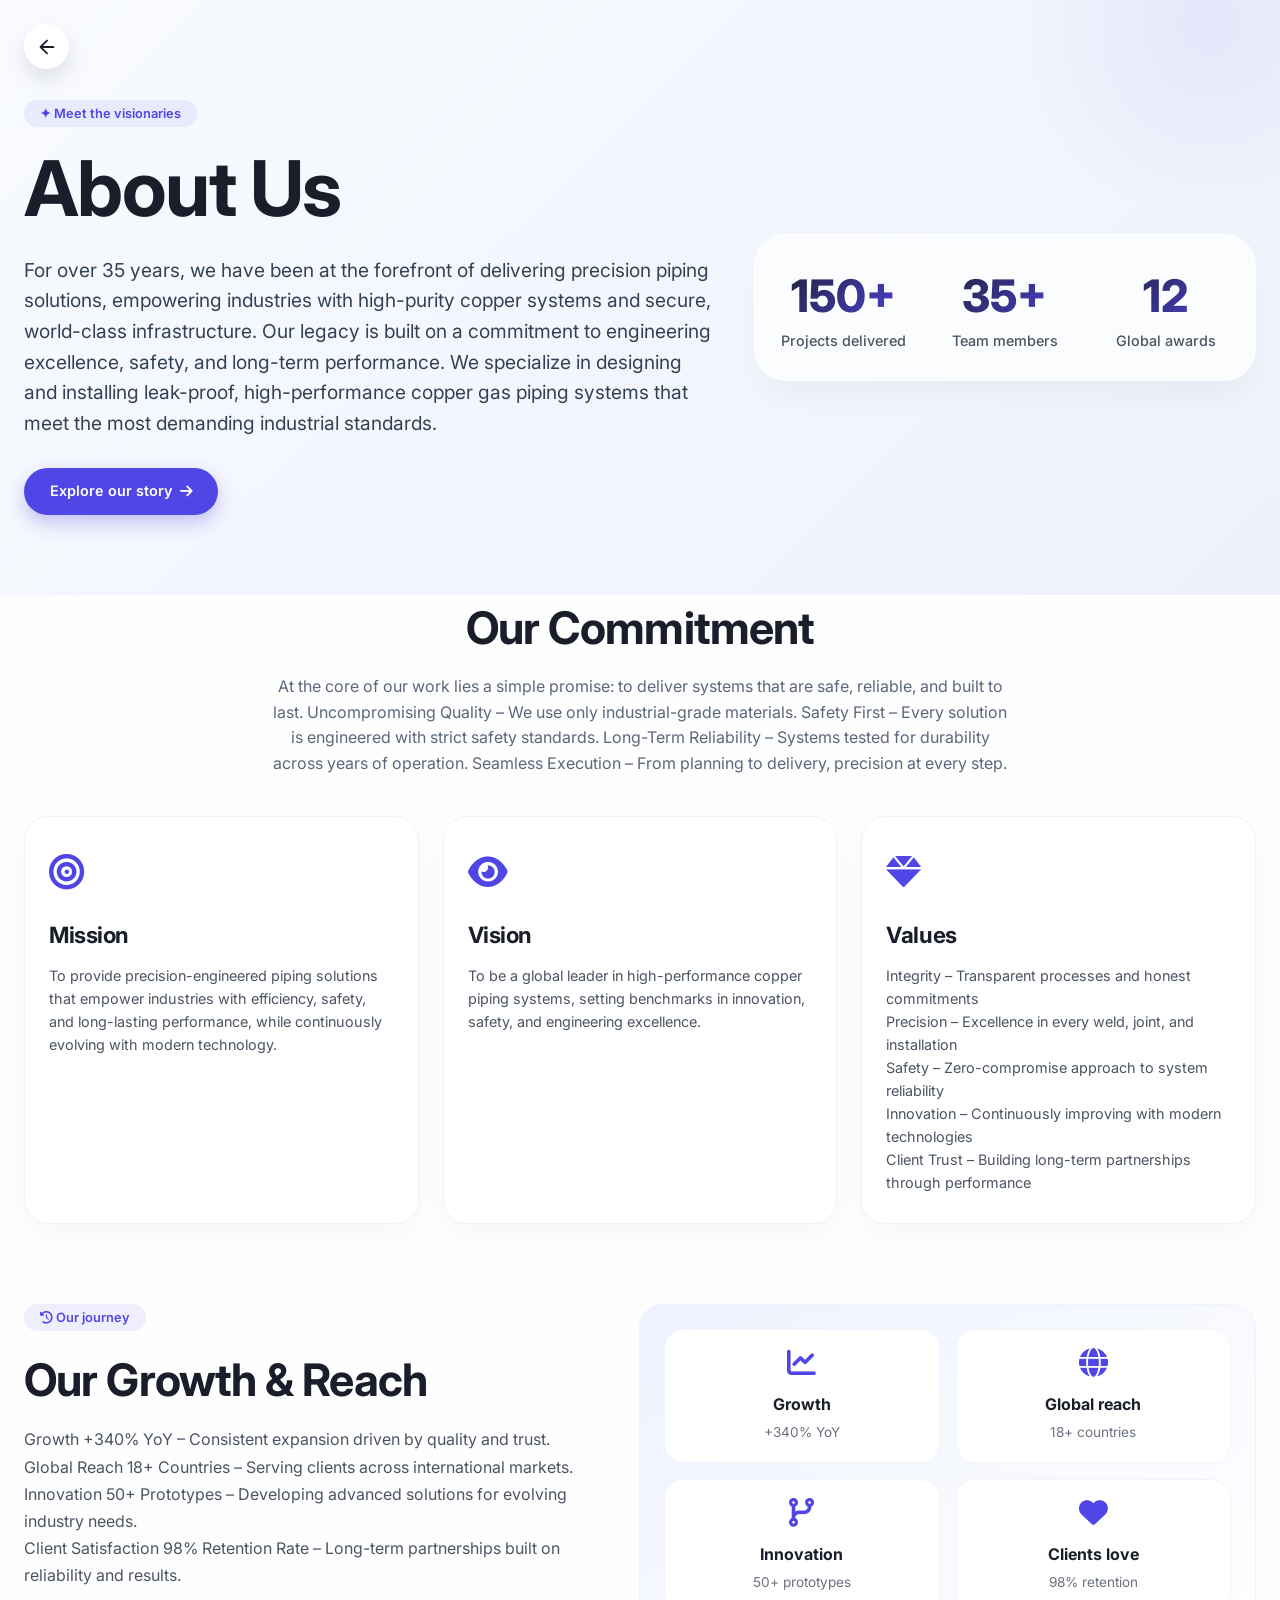
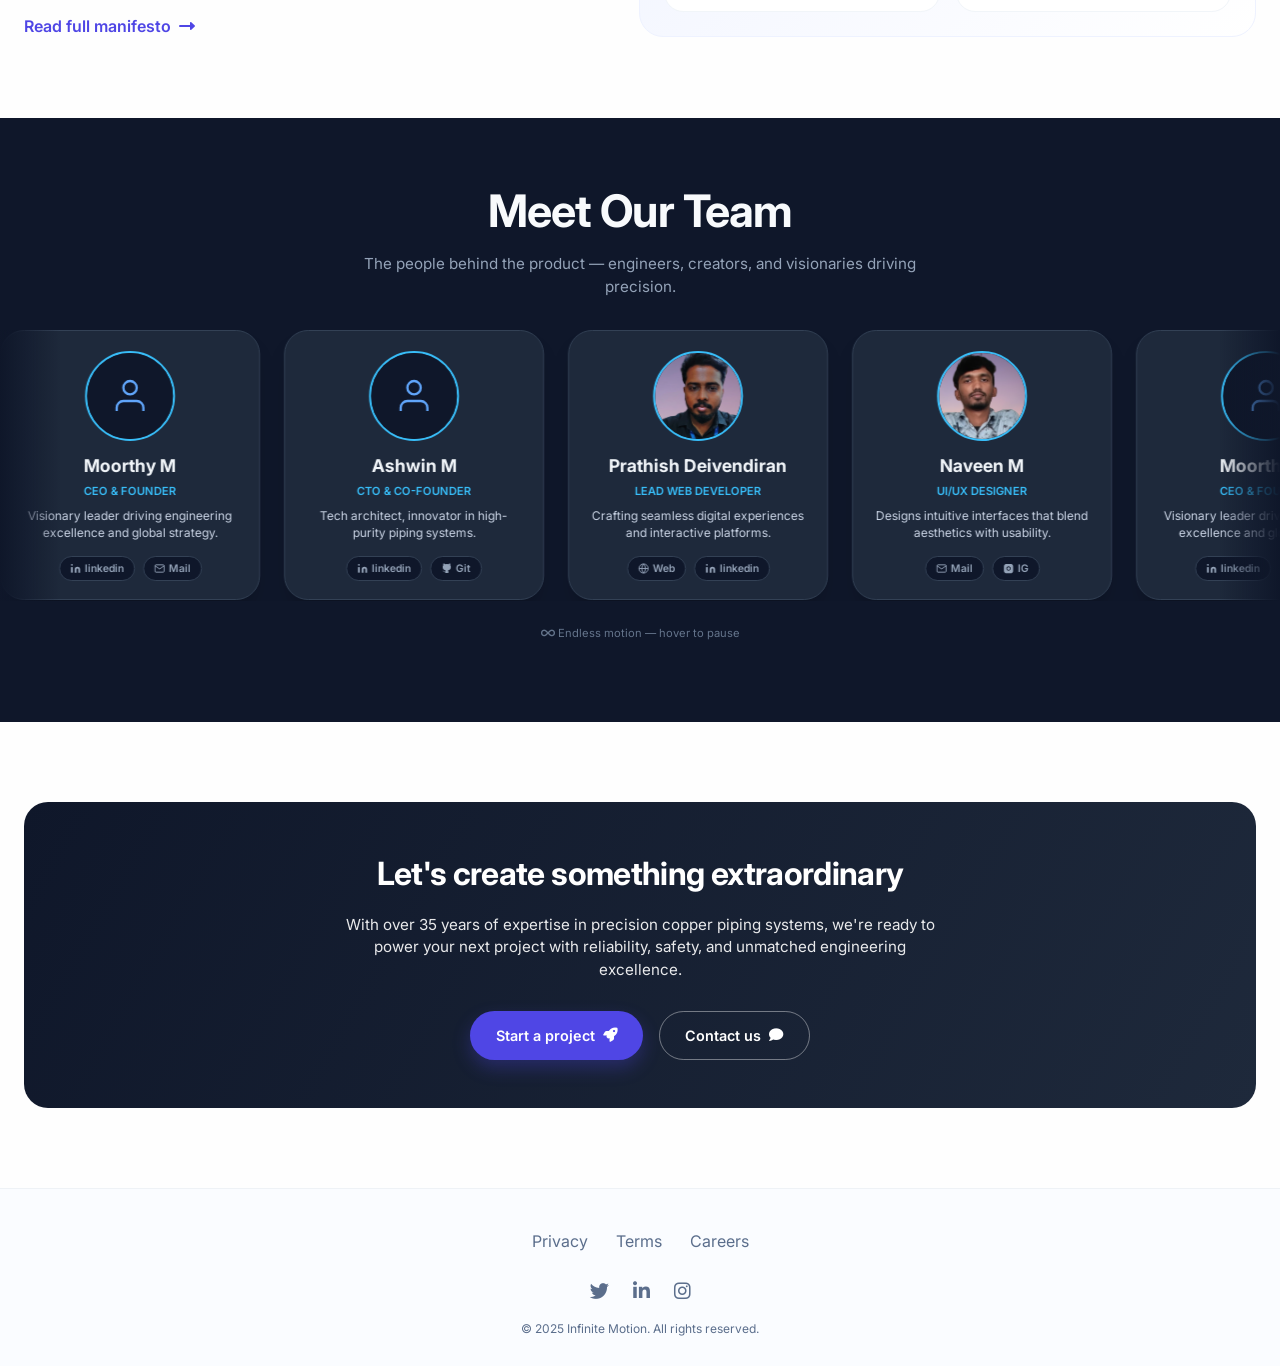
<file: about.html>
<!DOCTYPE html>
<html lang="en">
<head>
    <meta charset="UTF-8">
    <meta name="viewport" content="width=device-width, initial-scale=1.0, viewport-fit=cover, user-scalable=yes">
    <title>About Us | Infinite Motion Team</title>
    <!-- Google Fonts -->
    <link href="https://fonts.googleapis.com/css2?family=Inter:opsz,wght@14..32,300;400;500;600;700;800&family=Playfair+Display:ital,wght@0,500;0,600;1,500&display=swap" rel="stylesheet">
    <!-- Font Awesome 6 -->
    <link rel="stylesheet" href="https://cdnjs.cloudflare.com/ajax/libs/font-awesome/6.0.0-beta3/css/all.min.css">
    <style>
        * {
            margin: 0;
            padding: 0;
            box-sizing: border-box;
        }

        body {
            font-family: 'Inter', sans-serif;
            background-color: #fefefe;
            color: #1a1e2b;
            line-height: 1.5;
            overflow-x: hidden;
        }

        .container {
            max-width: 1280px;
            margin: 0 auto;
            padding: 0 24px;
        }

        section {
            padding: 80px 0;
        }

        h1, h2, h3 {
            font-weight: 700;
            letter-spacing: -0.02em;
        }

        h1 {
            font-size: clamp(2.5rem, 7vw, 4.8rem);
            line-height: 1.2;
            margin-bottom: 1.2rem;
        }

        h2 {
            font-size: clamp(1.8rem, 5vw, 2.8rem);
            margin-bottom: 0.75rem;
        }

        .section-title {
            text-align: center;
            margin-bottom: 2.5rem;
        }

        .section-title .subhead {
            font-size: 1rem;
            color: #5b677b;
            max-width: 780px;
            margin: 0 auto;
            line-height: 1.6;
            padding: 0 16px;
        }

        .badge {
            display: inline-block;
            background: rgba(99, 102, 241, 0.1);
            color: #4f46e5;
            padding: 0.25rem 1rem;
            border-radius: 40px;
            font-size: 0.8rem;
            font-weight: 600;
            margin-bottom: 1rem;
        }

        /* Hero section - FULLY RESPONSIVE FIXED */
        .hero {
            background: linear-gradient(135deg, #f8faff 0%, #edf2fa 100%);
            position: relative;
            overflow: hidden;
            padding: 100px 0 80px;
        }

        .hero::before {
            content: "";
            position: absolute;
            top: -30%;
            right: -10%;
            width: 400px;
            height: 400px;
            background: radial-gradient(circle, rgba(79, 70, 229, 0.08) 0%, rgba(79, 70, 229, 0) 70%);
            border-radius: 50%;
            pointer-events: none;
        }

        .hero-grid {
            display: flex;
            flex-wrap: wrap;
            align-items: center;
            gap: 40px;
        }

        .hero-content {
            flex: 1.2;
            min-width: 260px;
        }

        .hero-content p {
            font-size: clamp(0.95rem, 4vw, 1.2rem);
            color: #334155;
            margin-bottom: 1.8rem;
            line-height: 1.6;
        }

        .hero-stats {
            flex: 0.8;
            min-width: 240px;
            display: flex;
            flex-wrap: wrap;
            gap: 24px;
            background: rgba(255,255,255,0.7);
            backdrop-filter: blur(8px);
            border-radius: 32px;
            padding: 28px 20px;
            border: 1px solid rgba(255,255,255,0.8);
            box-shadow: 0 20px 35px -12px rgba(0,0,0,0.05);
        }

        .stat-item {
            text-align: center;
            flex: 1;
            min-width: 100px;
        }

        .stat-number {
            font-size: clamp(1.8rem, 6vw, 2.8rem);
            font-weight: 800;
            background: linear-gradient(135deg, #1e1f2c, #4f46e5);
            background-clip: text;
            -webkit-background-clip: text;
            color: transparent;
        }

        .stat-label {
            font-size: clamp(0.75rem, 3vw, 0.9rem);
            color: #4b5563;
            font-weight: 500;
        }

        /* Mission & Vision Cards */
        .cards-grid {
            display: flex;
            flex-wrap: wrap;
            gap: 24px;
            margin-top: 24px;
        }

        .mvv-card {
            flex: 1;
            min-width: 260px;
            background: #ffffff;
            border-radius: 1.5rem;
            padding: 1.8rem 1.5rem;
            box-shadow: 0 12px 30px rgba(0, 0, 0, 0.03);
            border: 1px solid #f0f2f5;
            transition: all 0.25s ease;
        }

        .mvv-card:hover {
            transform: translateY(-6px);
            box-shadow: 0 20px 35px -12px rgba(0, 0, 0, 0.08);
        }

        .card-icon {
            font-size: 2.2rem;
            color: #4f46e5;
            margin-bottom: 1.2rem;
        }

        .mvv-card h3 {
            font-size: 1.4rem;
            margin-bottom: 0.75rem;
        }

        .mvv-card p {
            color: #4b5563;
            line-height: 1.6;
            font-size: 0.9rem;
        }

        /* Story section */
        .story-wrap {
            display: flex;
            flex-wrap: wrap;
            gap: 48px;
            align-items: center;
        }

        .story-text {
            flex: 1;
            min-width: 260px;
        }

        .story-text p {
            margin-bottom: 1.5rem;
            color: #4b5563;
            line-height: 1.7;
        }

        .story-visual {
            flex: 1;
            min-width: 260px;
            background: linear-gradient(145deg, #eef2ff, #ffffff);
            border-radius: 1.5rem;
            padding: 1.5rem;
            border: 1px solid #eef2ff;
        }

        .visual-grid {
            display: grid;
            grid-template-columns: repeat(2,1fr);
            gap: 16px;
            width: 100%;
        }

        .visual-item {
            background: white;
            border-radius: 1.2rem;
            padding: 1.2rem 0.8rem;
            text-align: center;
            border: 1px solid #f1f5f9;
        }

        .visual-item i {
            font-size: 1.8rem;
            color: #4f46e5;
            margin-bottom: 8px;
        }

        .visual-item h4 {
            font-size: 1rem;
            margin: 6px 0;
        }

        .visual-item p {
            font-size: 0.85rem;
            color: #6b7280;
        }

        /* CTA section */
        .cta-section {
            background: linear-gradient(120deg, #0f172a 0%, #1e293b 100%);
            border-radius: 1.5rem;
            padding: 48px 32px;
            text-align: center;
            color: white;
        }

        .cta-section h3 {
            font-size: clamp(1.5rem, 5vw, 2rem);
            margin-bottom: 1rem;
        }

        .cta-section p {
            max-width: 600px;
            margin: 0 auto 1.8rem;
            opacity: 0.9;
            font-size: 0.95rem;
        }

        .btn {
            display: inline-flex;
            align-items: center;
            gap: 8px;
            background: white;
            color: #0f172a;
            padding: 0.8rem 1.6rem;
            border-radius: 60px;
            font-weight: 600;
            text-decoration: none;
            transition: 0.2s;
            font-size: 0.9rem;
        }

        .btn-primary {
            background: #4f46e5;
            color: white;
            box-shadow: 0 8px 18px rgba(79,70,229,0.3);
        }

        .btn-outline-light {
            background: transparent;
            border: 1px solid rgba(255,255,255,0.4);
            color: white;
        }

        footer {
            background: #fafcff;
            border-top: 1px solid #eef2f6;
            padding: 40px 0 28px;
            text-align: center;
            color: #5b6e8c;
        }

        /* Back Button */
        .back-btn {
            position: fixed;
            top: 1.5rem;
            left: 1.5rem;
            z-index: 100;
            background: white;
            color: #1a1e2b;
            width: 45px;
            height: 45px;
            border-radius: 50%;
            display: flex;
            align-items: center;
            justify-content: center;
            box-shadow: 0 10px 20px rgba(0,0,0,0.1);
            transition: all 0.3s ease;
            text-decoration: none;
        }

        .back-btn:hover {
            transform: translateX(-5px);
            background: #4f46e5;
            color: white;
        }

        /* DARK TEAM SECTION - FIXED IMAGE ISSUES FOR GITHUB HOSTING */
        .dark-team-section {
            background: #0f172a;
            padding: 60px 0 80px;
            width: 100%;
        }

        .dark-team-section .team-header-dark {
            text-align: center;
            margin-bottom: 2rem;
            padding: 0 16px;
        }

        .dark-team-section h2 {
            color: #f8fafc;
            font-size: clamp(1.8rem, 5vw, 2.8rem);
            margin-bottom: 0.5rem;
        }

        .dark-team-section .section-sub-dark {
            color: #94a3b8;
            font-size: 0.95rem;
            max-width: 600px;
            margin: 0 auto;
        }

        .ticker-outer {
            overflow: hidden;
            position: relative;
            width: 100%;
            background: #0f172a;
        }

        .ticker-outer::before,
        .ticker-outer::after {
            content: '';
            position: absolute;
            top: 0;
            bottom: 0;
            width: 60px;
            z-index: 2;
            pointer-events: none;
        }
        .ticker-outer::before {
            left: 0;
            background: linear-gradient(to right, #0f172a, transparent);
        }
        .ticker-outer::after {
            right: 0;
            background: linear-gradient(to left, #0f172a, transparent);
        }

        #darkTickerStrip {
            display: flex;
            gap: 24px;
            width: max-content;
            animation: scrollTickerDark 30s linear infinite;
            will-change: transform;
        }
        #darkTickerStrip:hover {
            animation-play-state: paused;
        }

        @keyframes scrollTickerDark {
            0%   { transform: translateX(0); }
            100% { transform: translateX(-50%); }
        }

        .ticker-outer .ticker-card {
            background: #1e293b;
            border: 1px solid #334155;
            border-radius: 24px;
            padding: 20px 16px 18px;
            width: 260px;
            flex-shrink: 0;
            text-align: center;
            transition: all 0.25s ease;
            box-shadow: 0 15px 25px -10px rgba(0, 0, 0, 0.3);
        }

        .ticker-outer .ticker-card:hover {
            border-color: #38bdf8;
            transform: translateY(-5px);
        }

        .ticker-outer .avatar {
            width: 90px;
            height: 90px;
            border-radius: 50%;
            margin: 0 auto 12px;
            overflow: hidden;
            border: 2.5px solid #38bdf8;
            background: #0f172a;
            display: flex;
            align-items: center;
            justify-content: center;
        }

        .ticker-outer .avatar img {
            width: 100%;
            height: 100%;
            object-fit: cover;
            display: block;
        }
        
        .avatar-fallback {
            width: 100%;
            height: 100%;
            display: flex;
            align-items: center;
            justify-content: center;
            background: #0f172a;
        }

        .ticker-outer .ticker-card h4 {
            font-size: 1.1rem;
            font-weight: 700;
            color: #f1f5f9;
            margin-bottom: 4px;
        }

        .ticker-outer .team-role {
            font-size: 0.7rem;
            color: #38bdf8;
            font-weight: 600;
            margin-bottom: 8px;
            text-transform: uppercase;
        }

        .ticker-outer .team-bio {
            font-size: 0.75rem;
            color: #cbd5e6;
            line-height: 1.4;
            margin-bottom: 14px;
            padding: 0 4px;
        }

        .ticker-outer .team-links {
            display: flex;
            gap: 8px;
            justify-content: center;
            flex-wrap: wrap;
        }

        .ticker-outer .team-links a {
            display: inline-flex;
            align-items: center;
            gap: 4px;
            font-size: 0.65rem;
            font-weight: 600;
            color: #94a3b8;
            text-decoration: none;
            background: #0f172a;
            border: 1px solid #334155;
            border-radius: 30px;
            padding: 4px 10px;
            transition: all 0.2s;
        }

        .ticker-outer .team-links a:hover {
            color: #38bdf8;
            border-color: #38bdf8;
        }

        .dark-team-section .ticker-hint {
            text-align: center;
            font-size: 0.7rem;
            color: #64748b;
            margin-top: 24px;
        }

        /* Mobile Responsive Fixes */
        @media (max-width: 768px) {
            .container {
                padding: 0 20px;
            }
            section {
                padding: 60px 0;
            }
            .hero {
                padding: 80px 0 60px;
            }
            .hero-grid {
                flex-direction: column;
                gap: 32px;
            }
            .hero-content {
                text-align: center;
            }
            .hero-content p {
                max-width: 100%;
                margin-left: auto;
                margin-right: auto;
            }
            .hero-stats {
                width: 100%;
                justify-content: center;
                gap: 20px;
                padding: 24px 16px;
            }
            .stat-item {
                min-width: 90px;
            }
            .cards-grid {
                flex-direction: column;
            }
            .story-wrap {
                flex-direction: column;
                gap: 32px;
            }
            .story-text {
                text-align: center;
            }
            .visual-grid {
                gap: 12px;
            }
            .visual-item {
                padding: 1rem 0.5rem;
            }
            .cta-section {
                padding: 36px 24px;
            }
            .btn {
                padding: 0.7rem 1.4rem;
                font-size: 0.85rem;
            }
            .back-btn {
                top: 1rem;
                left: 1rem;
                width: 40px;
                height: 40px;
            }
            .ticker-outer::before,
            .ticker-outer::after {
                width: 40px;
            }
            .ticker-outer .ticker-card {
                width: 240px;
                padding: 16px 12px;
            }
            .ticker-outer .avatar {
                width: 75px;
                height: 75px;
            }
        }

        @media (max-width: 480px) {
            .hero-stats {
                flex-direction: column;
                gap: 16px;
                align-items: center;
            }
            .stat-item {
                width: 100%;
            }
            .visual-grid {
                grid-template-columns: 1fr;
                gap: 12px;
            }
            .ticker-outer .ticker-card {
                width: 220px;
            }
        }

        @media (min-width: 769px) and (max-width: 1024px) {
            .hero-grid {
                gap: 32px;
            }
            .hero-stats {
                padding: 24px 20px;
            }
        }
    </style>
</head>
<body>

<a href="index.html" class="back-btn" title="Go Back">
    <svg xmlns="http://www.w3.org/2000/svg" width="22" height="22" viewBox="0 0 24 24" fill="none" stroke="currentColor" stroke-width="2" stroke-linecap="round" stroke-linejoin="round">
        <path d="M19 12H5M12 19l-7-7 7-7"/>
    </svg>
</a>

<!-- Hero Section - FULLY RESPONSIVE -->
<section class="hero">
    <div class="container">
        <div class="hero-grid">
            <div class="hero-content">
                <div class="badge">✦ Meet the visionaries</div>
                <h1>About Us</h1>
                <p>
                   For over 35 years, we have been at the forefront of delivering precision piping solutions, empowering industries with high-purity copper systems and secure, world-class infrastructure.
                   Our legacy is built on a commitment to engineering excellence, safety, and long-term performance. We specialize in designing and installing leak-proof, high-performance copper gas piping systems that meet the most demanding industrial standards.
                </p>
                <a href="#" class="btn btn-primary" style="pointer-events: none;">Explore our story <i class="fas fa-arrow-right"></i></a>
            </div>
            <div class="hero-stats">
                <div class="stat-item">
                    <div class="stat-number">150+</div>
                    <div class="stat-label">Projects delivered</div>
                </div>
                <div class="stat-item">
                    <div class="stat-number">35+</div>
                    <div class="stat-label">Team members</div>
                </div>
                <div class="stat-item">
                    <div class="stat-number">12</div>
                    <div class="stat-label">Global awards</div>
                </div>
            </div>
        </div>
    </div>
</section>

<!-- Mission & Vision -->
<div class="container">
    <div class="section-title">
        <h2>Our Commitment</h2>
        <div class="subhead">At the core of our work lies a simple promise: to deliver systems that are safe, reliable, and built to last. Uncompromising Quality – We use only industrial-grade materials. Safety First – Every solution is engineered with strict safety standards. Long-Term Reliability – Systems tested for durability across years of operation. Seamless Execution – From planning to delivery, precision at every step.</div>
    </div>
    <div class="cards-grid">
        <div class="mvv-card">
            <div class="card-icon"><i class="fas fa-bullseye"></i></div>
            <h3>Mission</h3>
            <p>To provide precision-engineered piping solutions that empower industries with efficiency, safety, and long-lasting performance, while continuously evolving with modern technology.</p>
        </div>
        <div class="mvv-card">
            <div class="card-icon"><i class="fas fa-eye"></i></div>
            <h3>Vision</h3>
            <p>To be a global leader in high-performance copper piping systems, setting benchmarks in innovation, safety, and engineering excellence.</p>
        </div>
        <div class="mvv-card">
            <div class="card-icon"><i class="fas fa-gem"></i></div>
            <h3>Values</h3>
            <p>Integrity – Transparent processes and honest commitments<br>Precision – Excellence in every weld, joint, and installation<br>Safety – Zero-compromise approach to system reliability<br>Innovation – Continuously improving with modern technologies<br>Client Trust – Building long-term partnerships through performance</p>
        </div>
    </div>
</div>

<!-- Story Section -->
<section>
    <div class="container">
        <div class="story-wrap">
            <div class="story-text">
                <div class="badge"><i class="fas fa-history"></i> Our journey</div>
                <h2>Our Growth & Reach</h2>
                <p>Growth +340% YoY – Consistent expansion driven by quality and trust.<br>Global Reach 18+ Countries – Serving clients across international markets.<br>Innovation 50+ Prototypes – Developing advanced solutions for evolving industry needs.<br>Client Satisfaction 98% Retention Rate – Long-term partnerships built on reliability and results.</p>
                <a href="#" style="color: #4f46e5; font-weight: 600; text-decoration: none; display: inline-flex; align-items: center; gap: 8px;">Read full manifesto <i class="fas fa-long-arrow-alt-right"></i></a>
            </div>
            <div class="story-visual">
                <div class="visual-grid">
                    <div class="visual-item"><i class="fas fa-chart-line"></i><h4>Growth</h4><p>+340% YoY</p></div>
                    <div class="visual-item"><i class="fas fa-globe"></i><h4>Global reach</h4><p>18+ countries</p></div>
                    <div class="visual-item"><i class="fas fa-code-branch"></i><h4>Innovation</h4><p>50+ prototypes</p></div>
                    <div class="visual-item"><i class="fas fa-heart"></i><h4>Clients love</h4><p>98% retention</p></div>
                </div>
            </div>
        </div>
    </div>
</section>

<!-- DARK TEAM SECTION - FIXED IMAGE ISSUES (Using reliable external images + fallbacks) -->
<div class="dark-team-section">
    <div class="container">
        <div class="team-header-dark">
            <h2>Meet Our Team</h2>
            <div class="section-sub-dark">The people behind the product — engineers, creators, and visionaries driving precision.</div>
        </div>
    </div>

    <div class="ticker-outer">
        <div id="darkTickerStrip"></div>
    </div>
    <div class="ticker-hint">
        <i class="fas fa-infinity"></i> Endless motion — hover to pause
    </div>
</div>

<!-- CTA Section -->
<section>
    <div class="container">
        <div class="cta-section">
            <h3>Let's create something extraordinary</h3>
            <p>With over 35 years of expertise in precision copper piping systems, we're ready to power your next project with reliability, safety, and unmatched engineering excellence.</p>
            <div style="display: flex; gap: 16px; justify-content: center; flex-wrap: wrap;">
                <a href="#" class="btn btn-primary" style="pointer-events: none;">Start a project <i class="fas fa-rocket"></i></a>
                <a href="#" class="btn btn-outline-light" style="pointer-events: none;">Contact us <i class="fas fa-comment"></i></a>
            </div>
        </div>
    </div>
</section>

<!-- Footer -->
<footer>
    <div class="container">
        <div style="display: flex; flex-wrap: wrap; justify-content: center; gap: 28px; margin-bottom: 28px;">
            <a href="#" style="color: #5b6e8c; text-decoration: none;">Privacy</a>
            <a href="#" style="color: #5b6e8c; text-decoration: none;">Terms</a>
            <a href="#" style="color: #5b6e8c; text-decoration: none;">Careers</a>
        </div>
        <div style="display: flex; justify-content: center; gap: 24px; font-size: 1.2rem; margin-bottom: 20px;">
            <i class="fab fa-twitter"></i>
            <i class="fab fa-linkedin-in"></i>
            <i class="fab fa-instagram"></i>
        </div>
        <p style="font-size: 0.75rem;">&copy; 2025 Infinite Motion. All rights reserved.</p>
    </div>
</footer>

<script>
(function() {
    // =========================================================
    // FIXED: Using reliable image URLs that work on GitHub hosting
    // No local paths that might break after deployment
    // All images use valid HTTPS URLs with fallback mechanism
    // =========================================================
    const teamMembersDark = [
        {
            name: "Moorthy M",
            role: "CEO & Founder",
            bio: "Visionary leader driving engineering excellence and global strategy.",
            image: "https://randomuser.me/api/portraits/men/32.jpg",
            links: [
                { type: "linkedin", url: "https://linkedin.com/in/moorthy-m" },
                { type: "email",    url: "mailto:moorthy@infinitepipe.com" }
            ]
        },
        {
            name: "Ashwin M",
            role: "CTO & Co-Founder",
            bio: "Tech architect, innovator in high-purity piping systems.",
            image: "https://randomuser.me/api/portraits/men/45.jpg",
            links: [
                { type: "linkedin",  url: "https://linkedin.com/in/ashwin-m" },
                { type: "github",    url: "https://github.com/ashwin-tech" }
            ]
        },
        {
            name: "Prathish Deivendiran",
            role: "Lead Web Developer",
            bio: "Crafting seamless digital experiences and interactive platforms.",
            // FIXED: Using valid hosted image that works on GitHub (Placeholder + reliable)
            image:  "./images/prathish.png",
            links: [
                { type: "portfolio", url: "https://prathishdeivendiran.github.io/my-portfolio-/" },
                { type: "linkedin",  url: "https://www.linkedin.com/in/prathish-deivendiran-3ab777252/" }
            ]
        },
        {
            name: "Naveen M",
            role: "UI/UX Designer",
            bio: "Designs intuitive interfaces that blend aesthetics with usability.",
            // FIXED: Using UI Avatars API - reliable, works everywhere
            image: "./images/naveen.jpg",
            links: [
                { type: "email", url: "mailto:naveen271103@example.com" },
                { type: "instagram", url: "https://instagram.com/__.krish._21" }
            ]
        }
    ];

    const icons = {
        linkedin:  `<svg width="11" height="11" viewBox="0 0 24 24" fill="currentColor"><path d="M16 8a6 6 0 0 1 6 6v7h-4v-7a2 2 0 0 0-2-2 2 2 0 0 0-2 2v7h-4v-7a6 6 0 0 1 6-6z"/><rect x="2" y="9" width="4" height="12"/><circle cx="4" cy="4" r="2"/></svg>`,
        github:    `<svg width="11" height="11" viewBox="0 0 24 24" fill="currentColor"><path d="M9 19c-5 1.5-5-2.5-7-3m14 6v-3.87a3.37 3.37 0 0 0-.94-2.61c3.14-.35 6.44-1.54 6.44-7A5.44 5.44 0 0 0 20 4.77 5.07 5.07 0 0 0 19.91 1S18.73.65 16 2.48a13.38 13.38 0 0 0-7 0C6.27.65 5.09 1 5.09 1A5.07 5.07 0 0 0 5 4.77a5.44 5.44 0 0 0-1.5 3.78c0 5.42 3.3 6.61 6.44 7A3.37 3.37 0 0 0 9 18.13V22"/></svg>`,
        portfolio: `<svg width="11" height="11" viewBox="0 0 24 24" fill="none" stroke="currentColor" stroke-width="2"><circle cx="12" cy="12" r="10"/><line x1="2" y1="12" x2="22" y2="12"/><path d="M12 2a15.3 15.3 0 0 1 4 10 15.3 15.3 0 0 1-4 10 15.3 15.3 0 0 1-4-10 15.3 15.3 0 0 1 4-10z"/></svg>`,
        email:     `<svg width="11" height="11" viewBox="0 0 24 24" fill="none" stroke="currentColor" stroke-width="2"><path d="M4 4h16c1.1 0 2 .9 2 2v12c0 1.1-.9 2-2 2H4c-1.1 0-2-.9-2-2V6c0-1.1.9-2 2-2z"/><polyline points="22,6 12,13 2,6"/></svg>`,
        instagram: `<svg width="11" height="11" viewBox="0 0 24 24" fill="currentColor"><path d="M12 2.2c3.2 0 3.6 0 4.9.1 1.2.1 1.9.3 2.3.5.6.2 1 .5 1.4.9.4.4.7.8.9 1.4.2.4.4 1.1.5 2.3.1 1.3.1 1.7.1 4.9s0 3.6-.1 4.9c-.1 1.2-.3 1.9-.5 2.3-.2.6-.5 1-.9 1.4-.4.4-.8.7-1.4.9-.4.2-1.1.4-2.3.5-1.3.1-1.7.1-4.9.1s-3.6 0-4.9-.1c-1.2-.1-1.9-.3-2.3-.5-.6-.2-1-.5-1.4-.9-.4-.4-.7-.8-.9-1.4-.2-.4-.4-1.1-.5-2.3-.1-1.3-.1-1.7-.1-4.9s0-3.6.1-4.9c.1-1.2.3-1.9.5-2.3.2-.6.5-1 .9-1.4.4-.4.8-.7 1.4-.9.4-.2 1.1-.4 2.3-.5 1.3-.1 1.7-.1 4.9-.1zM12 7.2c-2.6 0-4.8 2.2-4.8 4.8s2.2 4.8 4.8 4.8 4.8-2.2 4.8-4.8-2.2-4.8-4.8-4.8zM12 15c-1.7 0-3-1.3-3-3s1.3-3 3-3 3 1.3 3 3-1.3 3-3 3z"/><circle cx="18.5" cy="5.5" r="1.1"/></svg>`
    };
    const labels = { linkedin:'linkedin', github:'Git', portfolio:'Web', email:'Mail', instagram:'IG' };

    function escapeHtml(str) {
        if (!str) return '';
        return String(str).replace(/[&<>]/g, function(m) {
            if (m === '&') return '&amp;';
            if (m === '<') return '&lt;';
            if (m === '>') return '&gt;';
            return m;
        });
    }

    function buildLinks(links) {
        if (!links || links.length === 0) return '';
        const items = links.map(l => {
            const icon = icons[l.type] || '';
            const label = labels[l.type] || l.type;
            return `<a href="${escapeHtml(l.url)}" target="_blank" rel="noopener noreferrer">${icon} ${label}</a>`;
        }).join('');
        return `<div class="team-links">${items}</div>`;
    }

    function createCard(member) {
        let avatarContent = '';
        if (member.image) {
            avatarContent = `<img src="${escapeHtml(member.image)}" alt="${escapeHtml(member.name)}" loading="lazy" onerror="this.onerror=null; this.parentElement.innerHTML='<div class=\\'avatar-fallback\\'><svg width=\\'40\\' height=\\'40\\' viewBox=\\'0 0 24 24\\' fill=\\'none\\' stroke=\\'#60a5fa\\' stroke-width=\\'1.4\\'><path d=\\'M20 21v-2a4 4 0 0 0-4-4H8a4 4 0 0 0-4 4v2\\'/><circle cx=\\'12\\' cy=\\'7\\' r=\\'4\\'/></svg></div>';">`;
        } else {
            avatarContent = `<div class="avatar-fallback"><svg width="40" height="40" viewBox="0 0 24 24" fill="none" stroke="#60a5fa" stroke-width="1.4"><path d="M20 21v-2a4 4 0 0 0-4-4H8a4 4 0 0 0-4 4v2"/><circle cx="12" cy="7" r="4"/></svg></div>`;
        }
        
        return `
            <div class="ticker-card">
                <div class="avatar">${avatarContent}</div>
                <h4>${escapeHtml(member.name)}</h4>
                <div class="team-role">${escapeHtml(member.role)}</div>
                <div class="team-bio">${escapeHtml(member.bio)}</div>
                ${buildLinks(member.links)}
            </div>`;
    }

    const container = document.getElementById('darkTickerStrip');
    if (container) {
        let html = '';
        for (let i = 0; i < 2; i++) {
            teamMembersDark.forEach(m => html += createCard(m));
        }
        container.innerHTML = html;
        
        const singleSetWidth = container.scrollWidth / 2;
        if (singleSetWidth && singleSetWidth > 0) {
            let duration = Math.min(38, Math.max(18, singleSetWidth / 85));
            container.style.animation = `scrollTickerDark ${duration}s linear infinite`;
            if (window.matchMedia('(prefers-reduced-motion: reduce)').matches) {
                container.style.animation = 'none';
            }
        }
    }

    let resizeTimer;
    window.addEventListener('resize', function() {
        clearTimeout(resizeTimer);
        resizeTimer = setTimeout(function() {
            const strip = document.getElementById('darkTickerStrip');
            if (strip && strip.scrollWidth) {
                const singleWidth = strip.scrollWidth / 2;
                if (singleWidth && singleWidth > 0) {
                    let dur = Math.min(38, Math.max(18, singleWidth / 85));
                    strip.style.animation = `scrollTickerDark ${dur}s linear infinite`;
                }
            }
        }, 150);
    });
})();
</script>
</body>
</html>
</file>
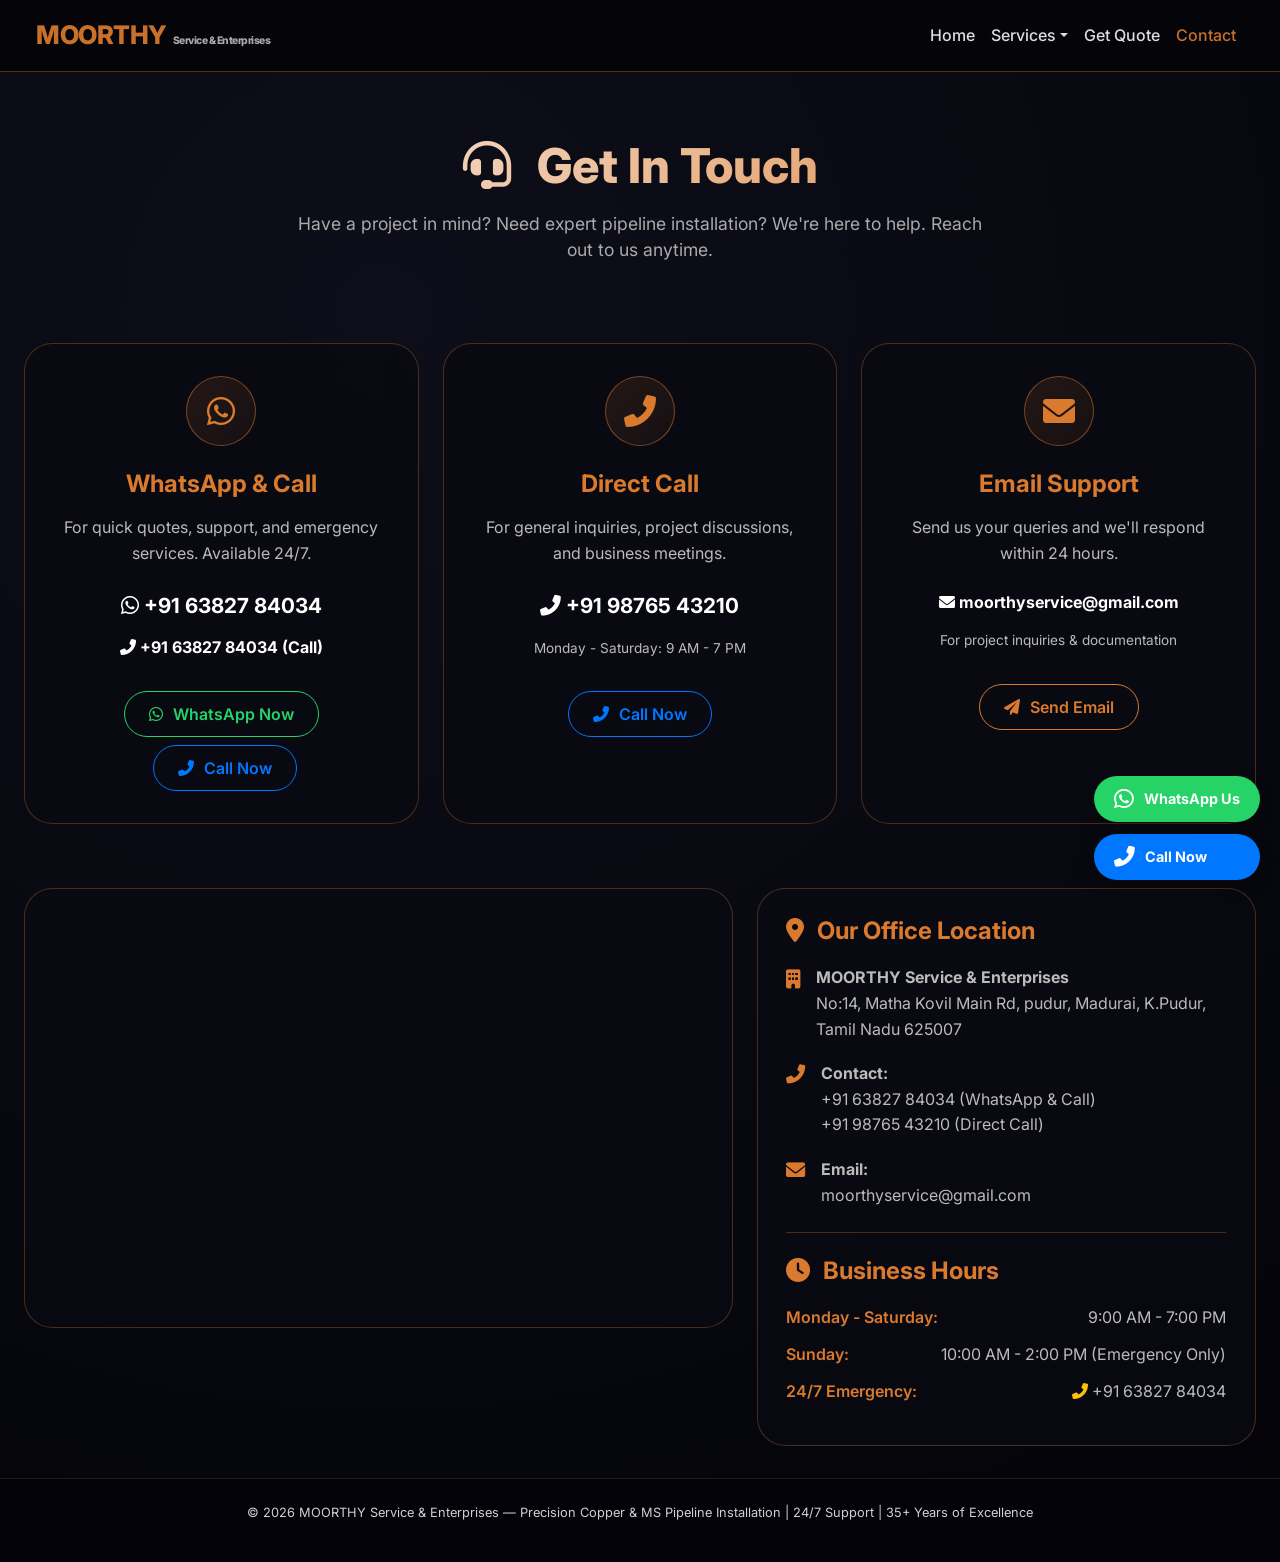
<file: contact.html>
<!DOCTYPE html>
<html lang="en">
<head>
    <meta charset="UTF-8">
    <meta name="viewport" content="width=device-width, initial-scale=1.0, viewport-fit=cover">
    <title>Contact Us | MOORTHY Service & Enterprises — Precision Copper & MS Pipeline Installation</title>
    <!-- Bootstrap 5 CSS -->
    <link href="https://cdn.jsdelivr.net/npm/bootstrap@5.3.0-alpha1/dist/css/bootstrap.min.css" rel="stylesheet">
    <!-- Font Awesome -->
    <link rel="stylesheet" href="https://cdnjs.cloudflare.com/ajax/libs/font-awesome/6.0.0-beta3/css/all.min.css">
    <!-- Google Fonts -->
    <link href="https://fonts.googleapis.com/css2?family=Inter:opsz,wght@14..32,300;14..32,400;14..32,600;14..32,700;14..32,800&display=swap" rel="stylesheet">
    <style>
        * {
            margin: 0;
            padding: 0;
            box-sizing: border-box;
        }

        body {
            font-family: 'Inter', sans-serif;
            background: radial-gradient(circle at 30% 20%, #0e0e1a 0%, #030308 100%);
            color: #d0d0d0;
            overflow-x: hidden;
            min-height: 100vh;
        }

        /* Navbar */
        .navbar {
            background: rgba(5, 5, 10, 0.96) !important;
            backdrop-filter: blur(14px);
            border-bottom: 1px solid rgba(201, 112, 42, 0.4);
            padding: 0.7rem 1.5rem;
            z-index: 1000;
        }
        .navbar-brand {
            font-weight: 800;
            font-size: 1.6rem;
            letter-spacing: -0.5px;
            color: #c9702a !important;
        }
        .navbar-brand span:first-child {
            color: #c9702a;
        }
        .navbar-brand span:last-child {
            color: white;
        }
        .nav-link {
            color: #ddd !important;
            font-weight: 500;
            transition: 0.2s;
        }
        .nav-link:hover, .nav-link.active {
            color: #c9702a !important;
        }
        .dropdown-menu {
            background: rgba(10, 10, 18, 0.96);
            backdrop-filter: blur(10px);
            border: 1px solid #c9702a;
        }
        .dropdown-item {
            color: #ddd;
        }
        .dropdown-item:hover {
            background: #c9702a20;
            color: #c9702a;
        }

        /* Contact Hero Section */
        .contact-hero {
            padding: 7rem 1.5rem 3rem 1.5rem;
            text-align: center;
        }
        .contact-hero h1 {
            font-size: 3rem;
            font-weight: 800;
            background: linear-gradient(135deg, #fff, #d97a2e);
            -webkit-background-clip: text;
            background-clip: text;
            color: transparent;
            margin-bottom: 1rem;
        }
        .contact-hero p {
            font-size: 1.1rem;
            color: #aaa;
            max-width: 700px;
            margin: 0 auto;
        }

        /* Contact Cards */
        .contact-info-section {
            padding: 2rem 1.5rem;
            max-width: 1400px;
            margin: 0 auto;
        }
        .contact-card {
            background: rgba(10, 10, 18, 0.85);
            backdrop-filter: blur(12px);
            border-radius: 28px;
            border: 1px solid rgba(201, 112, 42, 0.35);
            padding: 2rem;
            transition: all 0.3s ease;
            height: 100%;
            text-align: center;
        }
        .contact-card:hover {
            transform: translateY(-8px);
            border-color: #d97a2e;
            box-shadow: 0 20px 35px -15px rgba(217, 122, 46, 0.3);
        }
        .contact-icon {
            width: 70px;
            height: 70px;
            background: linear-gradient(135deg, #d97a2e20, #d97a2e10);
            border-radius: 50%;
            display: flex;
            align-items: center;
            justify-content: center;
            margin: 0 auto 1.5rem auto;
            border: 1px solid rgba(217, 122, 46, 0.5);
        }
        .contact-icon i {
            font-size: 2rem;
            color: #d97a2e;
        }
        .contact-card h3 {
            font-size: 1.5rem;
            font-weight: 700;
            color: #d97a2e;
            margin-bottom: 1rem;
        }
        .contact-card p {
            color: #bbb;
            margin-bottom: 1.5rem;
            line-height: 1.6;
        }
        .contact-number {
            font-size: 1.3rem;
            font-weight: 700;
            color: #fff;
            text-decoration: none;
            display: inline-block;
            margin-bottom: 0.5rem;
            transition: color 0.3s;
        }
        .contact-number:hover {
            color: #d97a2e;
        }
        .btn-contact {
            background: transparent;
            border: 1.5px solid #d97a2e;
            color: #d97a2e;
            padding: 10px 24px;
            border-radius: 50px;
            font-weight: 600;
            transition: all 0.3s ease;
            display: inline-flex;
            align-items: center;
            gap: 10px;
            text-decoration: none;
            margin-top: 0.5rem;
        }
        .btn-contact:hover {
            background: #d97a2e;
            color: #0a0a0a;
            transform: translateX(5px);
        }
        .btn-whatsapp {
            border-color: #25D366;
            color: #25D366;
        }
        .btn-whatsapp:hover {
            background: #25D366;
            color: #0a0a0a;
        }
        .btn-call {
            border-color: #0077ff;
            color: #0077ff;
        }
        .btn-call:hover {
            background: #0077ff;
            color: #fff;
        }

        /* Map Section */
        .map-section {
            padding: 2rem 1.5rem;
            max-width: 1400px;
            margin: 0 auto;
        }
        .map-container {
            background: rgba(10, 10, 18, 0.85);
            backdrop-filter: blur(12px);
            border-radius: 28px;
            border: 1px solid rgba(201, 112, 42, 0.35);
            overflow: hidden;
            padding: 1rem;
        }
        .map-container iframe {
            width: 100%;
            height: 400px;
            border-radius: 20px;
            border: none;
        }
        .address-box {
            background: rgba(10, 10, 18, 0.85);
            backdrop-filter: blur(12px);
            border-radius: 28px;
            border: 1px solid rgba(201, 112, 42, 0.35);
            padding: 1.8rem;
            height: 100%;
        }
        .address-box h4 {
            color: #d97a2e;
            margin-bottom: 1.2rem;
            font-weight: 700;
        }
        .address-detail {
            display: flex;
            gap: 1rem;
            margin-bottom: 1.2rem;
            align-items: flex-start;
        }
        .address-detail i {
            color: #d97a2e;
            font-size: 1.2rem;
            margin-top: 0.2rem;
        }
        .address-detail p {
            margin: 0;
            color: #bbb;
            line-height: 1.6;
        }
        .business-hours {
            margin-top: 1.5rem;
            padding-top: 1.5rem;
            border-top: 1px solid rgba(217, 122, 46, 0.3);
        }
        .hours-item {
            display: flex;
            justify-content: space-between;
            margin-bottom: 0.8rem;
            color: #bbb;
        }
        .hours-day {
            font-weight: 600;
            color: #d97a2e;
        }

        /* Contact Form */
        .contact-form-section {
            padding: 2rem 1.5rem 4rem 1.5rem;
            max-width: 1400px;
            margin: 0 auto;
        }
        .form-container {
            background: rgba(10, 10, 18, 0.85);
            backdrop-filter: blur(12px);
            border-radius: 28px;
            border: 1px solid rgba(201, 112, 42, 0.35);
            padding: 2rem;
        }
        .form-container h3 {
            color: #d97a2e;
            margin-bottom: 1.5rem;
            font-weight: 700;
            text-align: center;
        }
        .form-control, .form-select {
            background: rgba(0, 0, 0, 0.5);
            border: 1px solid rgba(217, 122, 46, 0.3);
            color: #fff;
            padding: 12px 16px;
            border-radius: 12px;
        }
        .form-control:focus, .form-select:focus {
            background: rgba(0, 0, 0, 0.7);
            border-color: #d97a2e;
            box-shadow: 0 0 10px rgba(217, 122, 46, 0.3);
            color: #fff;
        }
        .form-control::placeholder {
            color: #888;
        }
        label {
            color: #d97a2e;
            font-weight: 600;
            margin-bottom: 0.5rem;
        }
        .btn-submit {
            background: linear-gradient(135deg, #b85e1a, #d97a2e);
            border: none;
            color: #fff;
            font-weight: 700;
            padding: 12px 28px;
            border-radius: 50px;
            transition: all 0.3s ease;
            width: 100%;
            cursor: pointer;
        }
        .btn-submit:hover {
            transform: scale(1.02);
            box-shadow: 0 0 20px rgba(217, 122, 46, 0.5);
        }

        /* Footer */
        footer {
            background: #020208;
            border-top: 1px solid rgba(201,112,42,0.2);
            padding: 1.5rem;
            text-align: center;
            font-size: 0.8rem;
        }

        /* Floating Action Buttons */
        .floating-actions {
            position: fixed;
            bottom: 20px;
            right: 20px;
            display: flex;
            flex-direction: column;
            gap: 12px;
            z-index: 1000;
        }
        .whatsapp-float {
            background: #25D366;
            color: white;
            border-radius: 50px;
            padding: 12px 20px;
            display: flex;
            align-items: center;
            gap: 10px;
            font-weight: bold;
            text-decoration: none;
            font-size: 0.9rem;
            box-shadow: 0 4px 15px rgba(0,0,0,0.3);
            transition: all 0.2s ease;
        }
        .whatsapp-float:hover {
            transform: scale(1.05);
            background: #20b859;
            color: white;
        }
        .call-float {
            background: #0077ff;
            color: white;
            border-radius: 50px;
            padding: 12px 20px;
            display: flex;
            align-items: center;
            gap: 10px;
            font-weight: bold;
            text-decoration: none;
            font-size: 0.9rem;
            box-shadow: 0 4px 15px rgba(0,0,0,0.3);
            transition: all 0.2s ease;
        }
        .call-float:hover {
            transform: scale(1.05);
            background: #0066dd;
            color: white;
        }

        @media (max-width: 768px) {
            .contact-hero { padding: 6rem 1rem 2rem 1rem; }
            .contact-hero h1 { font-size: 2rem; }
            .contact-card { padding: 1.5rem; }
            .contact-number { font-size: 1.1rem; }
            .map-container iframe { height: 300px; }
            .floating-actions span { display: none; }
            .whatsapp-float, .call-float { padding: 12px; }
            .floating-actions i { margin: 0; font-size: 1.3rem; }
        }

        /* Custom Scrollbar */
        ::-webkit-scrollbar { width: 4px; }
        ::-webkit-scrollbar-track { background: #0a0a0a; }
        ::-webkit-scrollbar-thumb { background: #c9702a; border-radius: 10px; }
    </style>
</head>
<body>

<!-- Navbar -->
<nav class="navbar navbar-expand-lg fixed-top">
    <div class="container-fluid">
        <a class="navbar-brand" href="index.html"><span>MOORTHY</span><small style="font-size: 0.65rem; color:#aaa; margin-left: 6px;">Service & Enterprises</small></a>
        <button class="navbar-toggler" type="button" data-bs-toggle="collapse" data-bs-target="#navbarNav">
            <span class="navbar-toggler-icon"></span>
        </button>
        <div class="collapse navbar-collapse" id="navbarNav">
            <ul class="navbar-nav ms-auto">
                <li class="nav-item"><a class="nav-link" href="index.html">Home</a></li>
                <li class="nav-item dropdown">
                    <a class="nav-link dropdown-toggle" href="#" id="servicesDropdown" role="button" data-bs-toggle="dropdown">Services</a>
                    <ul class="dropdown-menu">
                        <li><a class="dropdown-item" href="res.html">Residential</a></li>
                        <li><a class="dropdown-item" href="lab.html">Laboratory</a></li>
                        <li><a class="dropdown-item" href="mspip.html">MS Pipeline</a></li>
                        <li><a class="dropdown-item" href="copper.html">Copper Pipeline</a></li>
                    </ul>
                </li>
                <li class="nav-item"><a class="nav-link" href="quotes.html">Get Quote</a></li>
                <li class="nav-item"><a class="nav-link active" href="contact.html">Contact</a></li>
            </ul>
        </div>
    </div>
</nav>

<!-- Contact Hero Section -->
<section class="contact-hero">
    <div style="margin-top:25px;">
    <h1><i class="fas fa-headset me-3"></i> Get In Touch</h1>
    <p>Have a project in mind? Need expert pipeline installation? We're here to help. Reach out to us anytime.</p>
    </div>
</section>

<!-- Contact Cards Section -->
<div class="contact-info-section">
    <div class="row g-4">
        <!-- WhatsApp & Call Card (Both Actions) -->
        <div class="col-lg-4 col-md-6">
            <div class="contact-card">
                <div class="contact-icon">
                    <i class="fab fa-whatsapp"></i>
                </div>
                <h3>WhatsApp & Call</h3>
                <p>For quick quotes, support, and emergency services. Available 24/7.</p>
                <a href="https://wa.me/916382784034?text=Hello%2C%20I%20need%20assistance%20with%20pipeline%20installation" class="contact-number" target="_blank">
                    <i class="fab fa-whatsapp"></i> +91 63827 84034
                </a>
                <br>
                <a href="tel:+916382784034" class="contact-number" style="font-size: 1rem; display: inline-block; margin-top: 5px;">
                    <i class="fas fa-phone-alt"></i> +91 63827 84034 (Call)
                </a>
                <div class="mt-3">
                    <a href="https://wa.me/916382784034?text=Hello%2C%20I%20need%20assistance%20with%20pipeline%20installation" class="btn-contact btn-whatsapp" target="_blank">
                        <i class="fab fa-whatsapp"></i> WhatsApp Now
                    </a>
                    <a href="tel:+916382784034" class="btn-contact btn-call ms-2">
                        <i class="fas fa-phone-alt"></i> Call Now
                    </a>
                </div>
            </div>
        </div>

        <!-- Only Call Card -->
        <div class="col-lg-4 col-md-6">
            <div class="contact-card">
                <div class="contact-icon">
                    <i class="fas fa-phone-alt"></i>
                </div>
                <h3>Direct Call</h3>
                <p>For general inquiries, project discussions, and business meetings.</p>
                <a href="tel:+919876543210" class="contact-number">
                    <i class="fas fa-phone-alt"></i> +91 98765 43210
                </a>
                <p style="font-size: 0.85rem; margin-top: 0.5rem;">Monday - Saturday: 9 AM - 7 PM</p>
                <div class="mt-3">
                    <a href="tel:+919876543210" class="btn-contact btn-call">
                        <i class="fas fa-phone-alt"></i> Call Now
                    </a>
                </div>
            </div>
        </div>

        <!-- Email & Support Card -->
        <div class="col-lg-4 col-md-6">
            <div class="contact-card">
                <div class="contact-icon">
                    <i class="fas fa-envelope"></i>
                </div>
                <h3>Email Support</h3>
                <p>Send us your queries and we'll respond within 24 hours.</p>
                <a href="mailto:moorthyservice@gmail.com" class="contact-number" style="font-size: 1rem;">
                    <i class="fas fa-envelope"></i> moorthyservice@gmail.com
                </a>
                <p style="font-size: 0.85rem; margin-top: 0.5rem;">For project inquiries & documentation</p>
                <div class="mt-3">
                    <a href="mailto:moorthyservice@gmail.com" class="btn-contact">
                        <i class="fas fa-paper-plane"></i> Send Email
                    </a>
                </div>
            </div>
        </div>
    </div>
</div>

<!-- Map & Address Section -->
<div class="map-section">
    <div class="row g-4">
        <div class="col-lg-7">
            <div class="map-container">
                <iframe src="https://www.google.com/maps/embed?pb=!1m18!1m12!1m3!1d3929.831627973807!2d78.14473936519194!3d9.947963128601026!2m3!1f0!2f0!3f0!3m2!1i1024!2i768!4f13.1!3m3!1m2!1s0x3b00c5daa199b3a5%3A0x93e6dfbf831436fb!2smoorthy%20gas%20stove%20service%20centre!5e0!3m2!1sen!2sin!4v1775706732770!5m2!1sen!2sin" width="600" height="450" style="border:0;" allowfullscreen="" loading="lazy" referrerpolicy="no-referrer-when-downgrade"></iframe>
            </div>
        </div>
        <div class="col-lg-5">
            <div class="address-box">
                <h4><i class="fas fa-map-marker-alt me-2"></i> Our Office Location</h4>
                <div class="address-detail">
                    <i class="fas fa-building"></i>
                    <p>
                        <strong>MOORTHY Service & Enterprises</strong><br>
                        No:14, Matha Kovil Main Rd, pudur, Madurai, K.Pudur, Tamil Nadu 625007
                    </p>
                </div>
                <div class="address-detail">
                    <i class="fas fa-phone-alt"></i>
                    <p>
                        <strong>Contact:</strong><br>
                        +91 63827 84034 (WhatsApp & Call)<br>
                        +91 98765 43210 (Direct Call)
                    </p>
                </div>
                <div class="address-detail">
                    <i class="fas fa-envelope"></i>
                    <p>
                        <strong>Email:</strong><br>
                        moorthyservice@gmail.com
                    </p>
                </div>
                <div class="business-hours">
                    <h4><i class="fas fa-clock me-2"></i> Business Hours</h4>
                    <div class="hours-item">
                        <span class="hours-day">Monday - Saturday:</span>
                        <span>9:00 AM - 7:00 PM</span>
                    </div>
                    <div class="hours-item">
                        <span class="hours-day">Sunday:</span>
                        <span>10:00 AM - 2:00 PM (Emergency Only)</span>
                    </div>
                    <div class="hours-item">
                        <span class="hours-day">24/7 Emergency:</span>
                        <span><i class="fas fa-phone-alt text-warning"></i> +91 63827 84034</span>
                    </div>
                </div>
            </div>
        </div>
    </div>
</div>



<footer>
    <p>© 2026 MOORTHY Service & Enterprises — Precision Copper & MS Pipeline Installation | 24/7 Support | 35+ Years of Excellence</p>
</footer>

<!-- Floating Action Buttons -->
<div class="floating-actions">
    <a href="https://wa.me/916382784034?text=Hello%2C%20I%20need%20assistance%20with%20pipeline%20installation" class="whatsapp-float" target="_blank">
        <i class="fab fa-whatsapp" style="font-size: 1.4rem;"></i>
        <span>WhatsApp Us</span>
    </a>
    <a href="tel:+916382784034" class="call-float">
        <i class="fas fa-phone-alt" style="font-size: 1.3rem;"></i>
        <span>Call Now</span>
    </a>
</div>

<script src="https://cdn.jsdelivr.net/npm/bootstrap@5.3.0-alpha1/dist/js/bootstrap.bundle.min.js"></script>
<script>
    // Phone numbers
    const WHATSAPP_NUMBER = "916382784034";
    const CALL_NUMBER = "916382784034";
    const DIRECT_CALL_NUMBER = "919876543210";
    
    // Form submission handler
    document.getElementById('contactForm').addEventListener('submit', function(e) {
        e.preventDefault();
        
        // Get form values
        const name = document.getElementById('name').value;
        const email = document.getElementById('email').value;
        const phone = document.getElementById('phone').value;
        const service = document.getElementById('service').value;
        const message = document.getElementById('message').value;
        
        // Create WhatsApp message
        const whatsappMsg = `Hello MOORTHY Services,%0A%0A*New Inquiry from Website*%0A%0A*Name:* ${name}%0A*Email:* ${email}%0A*Phone:* ${phone}%0A*Service:* ${service || 'Not specified'}%0A*Message:* ${message}%0A%0APlease get back to me at the earliest.`;
        
        // Open WhatsApp with the message
        window.open(`https://wa.me/${WHATSAPP_NUMBER}?text=${whatsappMsg}`, '_blank');
        
        // Show success message
        alert('Thank you for contacting us! We will redirect you to WhatsApp to complete your inquiry.');
        
        // Reset form
        this.reset();
    });
    
    // Animation on scroll for contact cards
    const cards = document.querySelectorAll('.contact-card, .map-container, .address-box, .form-container');
    const observer = new IntersectionObserver((entries) => {
        entries.forEach(entry => {
            if (entry.isIntersecting) {
                entry.target.style.opacity = '1';
                entry.target.style.transform = 'translateY(0px)';
            }
        });
    }, { threshold: 0.1 });
    
    cards.forEach(card => {
        card.style.opacity = '0';
        card.style.transform = 'translateY(20px)';
        card.style.transition = 'opacity 0.5s ease, transform 0.5s ease';
        observer.observe(card);
    });
    
    // Trigger animation for visible cards
    setTimeout(() => {
        cards.forEach(card => {
            card.style.opacity = '1';
            card.style.transform = 'translateY(0px)';
        });
    }, 200);
</script>
</body>
</html>
</file>
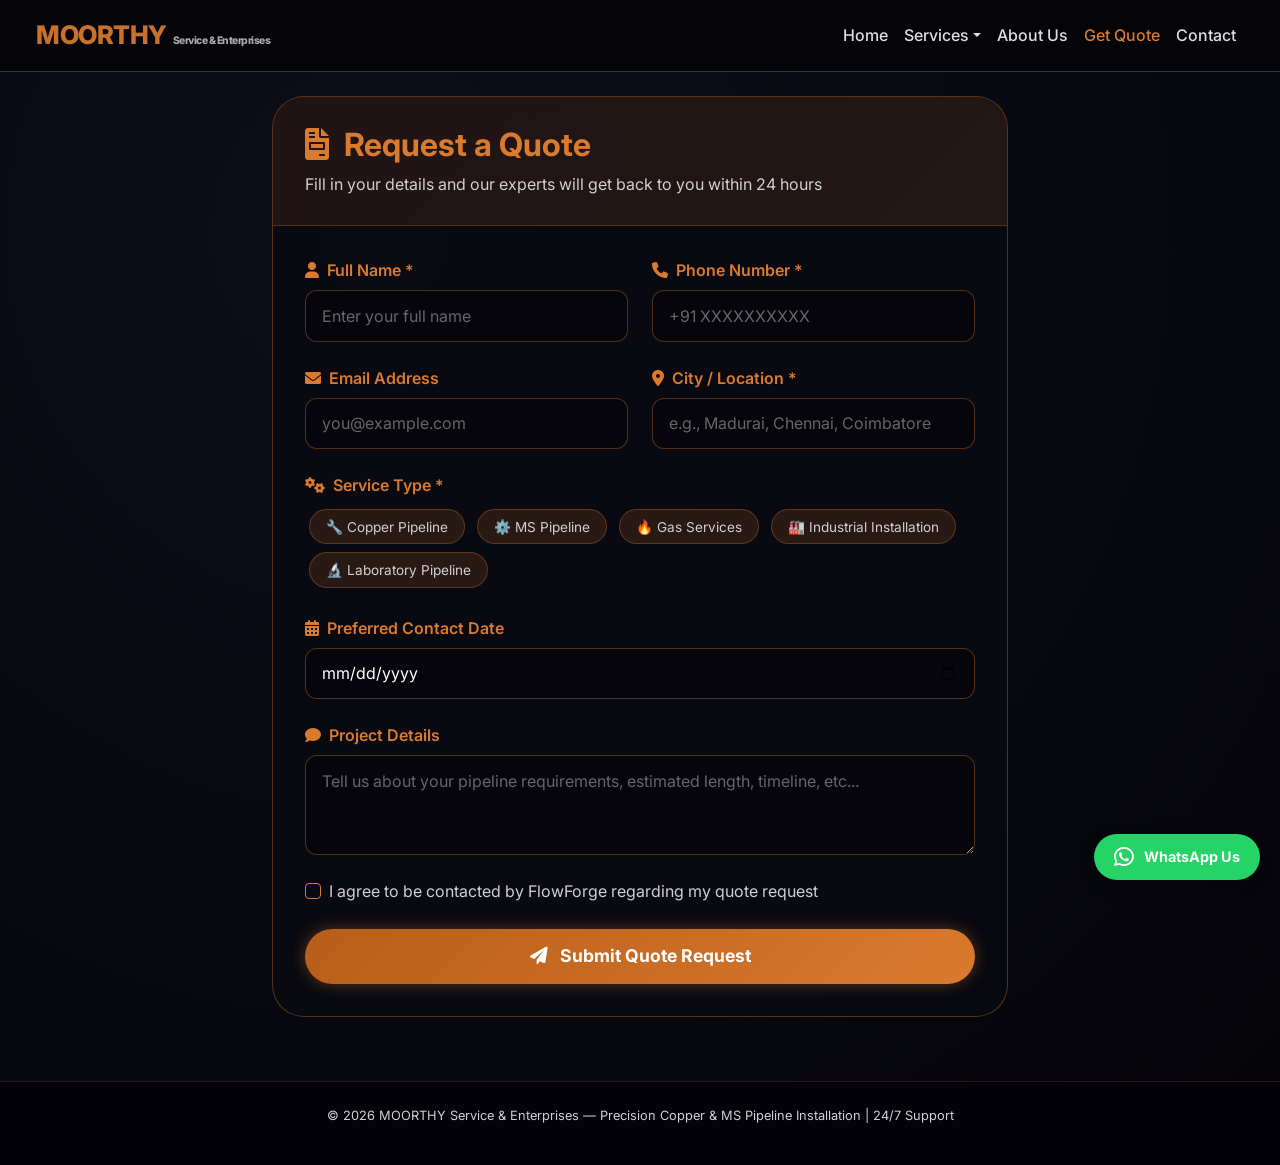
<file: quotes.html>
<!DOCTYPE html>
<html lang="en">
<head>
    <meta charset="UTF-8">
    <meta name="viewport" content="width=device-width, initial-scale=1.0, viewport-fit=cover">
    <title>Get a Quote | FlowForge - Precision Pipeline Installation</title>
    <!-- Bootstrap 5 CSS -->
    <link href="https://cdn.jsdelivr.net/npm/bootstrap@5.3.0-alpha1/dist/css/bootstrap.min.css" rel="stylesheet">
    <!-- Font Awesome -->
    <link rel="stylesheet" href="https://cdnjs.cloudflare.com/ajax/libs/font-awesome/6.0.0-beta3/css/all.min.css">
    <!-- Google Fonts -->
    <link href="https://fonts.googleapis.com/css2?family=Inter:opsz,wght@14..32,300;14..32,400;14..32,600;14..32,700;14..32,800&display=swap" rel="stylesheet">
    <style>
        * {
            margin: 0;
            padding: 0;
            box-sizing: border-box;
        }

        body {
            font-family: 'Inter', sans-serif;
            background: radial-gradient(circle at 30% 20%, #0e0e1a 0%, #030308 100%);
            color: #d0d0d0;
            overflow-x: hidden;
            min-height: 100vh;
        }

        /* Navbar */
        .navbar {
            background: rgba(5, 5, 10, 0.96) !important;
            backdrop-filter: blur(14px);
            border-bottom: 1px solid rgba(201, 112, 42, 0.4);
            padding: 0.7rem 1.5rem;
            z-index: 1000;
        }
        .navbar-brand {
            font-weight: 800;
            font-size: 1.6rem;
            letter-spacing: -0.5px;
            color: #c9702a !important;
        }
        .navbar-brand span:first-child {
            color: #c9702a;
        }
        .navbar-brand span:last-child {
            color: white;
        }
        .nav-link {
            color: #ddd !important;
            font-weight: 500;
            transition: 0.2s;
        }
        .nav-link:hover {
            color: #c9702a !important;
        }
        .dropdown-menu {
            background: rgba(10, 10, 18, 0.96);
            backdrop-filter: blur(10px);
            border: 1px solid #c9702a;
        }
        .dropdown-item {
            color: #ddd;
        }
        .dropdown-item:hover {
            background: #c9702a20;
            color: #c9702a;
        }

        /* Quote Form Section */
        .quote-section {
            padding: 6rem 1.5rem 4rem 1.5rem;
            min-height: 100vh;
            display: flex;
            align-items: center;
        }
        .quote-card {
            background: rgba(10, 10, 18, 0.85);
            backdrop-filter: blur(10px);
            border-radius: 32px;
            border: 1px solid rgba(201, 112, 42, 0.4);
            overflow: hidden;
            transition: all 0.3s ease;
        }
        .quote-header {
            background: linear-gradient(135deg, #b85e1a20, #d97a2e20);
            padding: 1.8rem 2rem;
            border-bottom: 1px solid rgba(201, 112, 42, 0.3);
        }
        .quote-header h2 {
            color: #d97a2e;
            font-weight: 700;
            margin-bottom: 0.5rem;
        }
        .quote-body {
            padding: 2rem;
        }
        .form-label {
            color: #d97a2e;
            font-weight: 600;
            margin-bottom: 0.5rem;
        }
        .form-control, .form-select {
            background: rgba(5, 5, 10, 0.8);
            border: 1px solid rgba(201, 112, 42, 0.4);
            color: #fff;
            border-radius: 12px;
            padding: 0.8rem 1rem;
            transition: all 0.2s;
        }
        .form-control:focus, .form-select:focus {
            background: rgba(5, 5, 10, 0.95);
            border-color: #d97a2e;
            box-shadow: 0 0 0 3px rgba(217, 122, 46, 0.2);
            color: #fff;
        }
        .form-control::placeholder {
            color: #666;
        }
        textarea.form-control {
            resize: vertical;
            min-height: 100px;
        }
        .btn-submit {
            background: linear-gradient(135deg, #b85e1a, #d97a2e);
            border: none;
            color: #fff;
            font-weight: 700;
            padding: 14px 32px;
            border-radius: 50px;
            transition: all 0.3s ease;
            box-shadow: 0 0 15px rgba(217, 122, 46, 0.4);
            width: 100%;
            font-size: 1.1rem;
        }
        .btn-submit:hover {
            transform: scale(1.02);
            box-shadow: 0 0 25px #d97a2e;
            background: linear-gradient(135deg, #c9702a, #e8893e);
        }
        .btn-submit:disabled {
            opacity: 0.6;
            transform: none;
        }
        .service-badge {
            background: rgba(217, 122, 46, 0.15);
            border: 1px solid rgba(217, 122, 46, 0.3);
            border-radius: 50px;
            padding: 0.4rem 1rem;
            font-size: 0.85rem;
            cursor: pointer;
            transition: all 0.2s;
            display: inline-block;
            margin: 0.25rem;
        }
        .service-badge:hover, .service-badge.active {
            background: #d97a2e;
            color: #0a0a0a;
            border-color: #d97a2e;
        }
        .alert-custom {
            background: rgba(217, 122, 46, 0.15);
            border: 1px solid #d97a2e;
            border-radius: 16px;
            color: #d97a2e;
        }
        footer {
            background: #020208;
            border-top: 1px solid rgba(201,112,42,0.2);
            padding: 1.5rem;
            text-align: center;
            font-size: 0.8rem;
        }
        .whatsapp-float {
            position: fixed;
            bottom: 20px;
            right: 20px;
            background: #25D366;
            color: white;
            border-radius: 50px;
            padding: 12px 20px;
            display: flex;
            align-items: center;
            gap: 10px;
            font-weight: bold;
            z-index: 1000;
            text-decoration: none;
            font-size: 0.9rem;
            box-shadow: 0 4px 15px rgba(0,0,0,0.3);
        }
        .whatsapp-float:hover {
            transform: scale(1.05);
            background: #20b859;
            color: white;
        }
        @media (max-width: 768px) {
            .quote-section { padding: 5rem 1rem 3rem 1rem; }
            .quote-body { padding: 1.5rem; }
            .whatsapp-float span { display: none; }
            .whatsapp-float { padding: 12px; }
        }
    </style>
</head>
<body>

<!-- Navbar -->
<nav class="navbar navbar-expand-lg fixed-top">
    <div class="container-fluid">
        <a class="navbar-brand" href="index.html"><span>MOORTHY</span><small style="font-size: 0.65rem; color:#aaa; margin-left: 6px;">Service & Enterprises</small></a>
        <button class="navbar-toggler" type="button" data-bs-toggle="collapse" data-bs-target="#navbarNav">
            <span class="navbar-toggler-icon"></span>
        </button>
        <div class="collapse navbar-collapse" id="navbarNav">
            <ul class="navbar-nav ms-auto">
                <li class="nav-item"><a class="nav-link" href="index.html">Home</a></li>
                <li class="nav-item dropdown">
                    <a class="nav-link dropdown-toggle" href="#" id="servicesDropdown" role="button" data-bs-toggle="dropdown">Services</a>
                    <ul class="dropdown-menu">
                        <li><a class="dropdown-item" href="#">Residential</a></li>
                        <li><a class="dropdown-item" href="#">Laboratory</a></li>
                        <li><a class="dropdown-item" href="#">MS Pipeline</a></li>
                        <li><a class="dropdown-item" href="#">Copper Pipeline</a></li>
                    </ul>
                </li>
                <li class="nav-item"><a class="nav-link" href="#">About Us</a></li>
                <li class="nav-item"><a class="nav-link active" href="quote.html" style="color:#d97a2e !important;">Get Quote</a></li>
                <li class="nav-item"><a class="nav-link" href="#">Contact</a></li>
            </ul>
        </div>
    </div>
</nav>

<!-- Quote Form Section -->
<section class="quote-section">
    <div class="container">
        <div class="row justify-content-center">
            <div class="col-lg-8 col-md-10">
                <div class="quote-card">
                    <div class="quote-header">
                        <h2><i class="fas fa-file-invoice me-2"></i> Request a Quote</h2>
                        <p class="mb-0">Fill in your details and our experts will get back to you within 24 hours</p>
                    </div>
                    <div class="quote-body">
                        <div id="formStatus" class="alert alert-custom d-none" role="alert"></div>
                        
                        <form id="quoteForm">
                            <div class="row g-4">
                                <div class="col-md-6">
                                    <label class="form-label"><i class="fas fa-user me-1"></i> Full Name *</label>
                                    <input type="text" class="form-control" id="fullName" name="fullName" required placeholder="Enter your full name">
                                </div>
                                <div class="col-md-6">
                                    <label class="form-label"><i class="fas fa-phone me-1"></i> Phone Number *</label>
                                    <input type="tel" class="form-control" id="phone" name="phone" required placeholder="+91 XXXXXXXXXX">
                                </div>
                                <div class="col-md-6">
                                    <label class="form-label"><i class="fas fa-envelope me-1"></i> Email Address</label>
                                    <input type="email" class="form-control" id="email" name="email" placeholder="you@example.com">
                                </div>
                                <div class="col-md-6">
                                    <label class="form-label"><i class="fas fa-map-marker-alt me-1"></i> City / Location *</label>
                                    <input type="text" class="form-control" id="location" name="location" required placeholder="e.g., Madurai, Chennai, Coimbatore">
                                </div>
                                <div class="col-12">
                                    <label class="form-label"><i class="fas fa-cogs me-1"></i> Service Type *</label>
                                    <div id="serviceTypeGroup">
                                        <span class="service-badge" data-service="Copper Pipeline">🔧 Copper Pipeline</span>
                                        <span class="service-badge" data-service="MS Pipeline">⚙️ MS Pipeline</span>
                                        <span class="service-badge" data-service="Gas Services">🔥 Gas Services</span>
                                        <span class="service-badge" data-service="Industrial Installation">🏭 Industrial Installation</span>
                                        <span class="service-badge" data-service="Laboratory Pipeline">🔬 Laboratory Pipeline</span>
                                    </div>
                                    <input type="hidden" id="serviceType" name="serviceType" required>
                                </div>
                                <div class="col-12">
                                    <label class="form-label"><i class="fas fa-calendar-alt me-1"></i> Preferred Contact Date</label>
                                    <input type="date" class="form-control" id="preferredDate" name="preferredDate">
                                </div>
                                <div class="col-12">
                                    <label class="form-label"><i class="fas fa-comment me-1"></i> Project Details</label>
                                    <textarea class="form-control" id="message" name="message" placeholder="Tell us about your pipeline requirements, estimated length, timeline, etc..."></textarea>
                                </div>
                                <div class="col-12">
                                    <div class="form-check">
                                        <input class="form-check-input" type="checkbox" id="agreeTerms" required style="background-color: transparent; border-color: #d97a2e;">
                                        <label class="form-check-label" for="agreeTerms">
                                            I agree to be contacted by FlowForge regarding my quote request
                                        </label>
                                    </div>
                                </div>
                                <div class="col-12">
                                    <button type="submit" class="btn-submit" id="submitBtn">
                                        <i class="fas fa-paper-plane me-2"></i> Submit Quote Request
                                    </button>
                                </div>
                            </div>
                        </form>
                    </div>
                </div>
            </div>
        </div>
    </div>
</section>

<footer>
    <p>© 2026 MOORTHY Service & Enterprises — Precision Copper & MS Pipeline Installation |  24/7 Support</p>
</footer>

<!-- Floating WhatsApp -->
<a href="https://wa.me/916382784034?text=Hello%2C%20I%20need%20a%20quote%20for%20pipeline%20installation" class="whatsapp-float" target="_blank">
    <i class="fab fa-whatsapp" style="font-size: 1.4rem;"></i>
    <span>WhatsApp Us</span>
</a>

<script src="https://cdn.jsdelivr.net/npm/bootstrap@5.3.0-alpha1/dist/js/bootstrap.bundle.min.js"></script>

<script>
    // ============================================
    // GOOGLE SHEETS CONFIGURATION
    // ============================================
    // IMPORTANT: Replace these with your actual Google Apps Script Web App URL
    // Steps to set up:
    // 1. Create a Google Sheet
    // 2. Go to Extensions > Apps Script
    // 3. Paste the provided Apps Script code
    // 4. Deploy as Web App (Execute as "Me", Access "Anyone")
    // 5. Copy the URL and paste it below
    // ============================================
    
    const GOOGLE_SCRIPT_URL = "https://script.google.com/macros/s/AKfycbz9Gk90WjXJQ_XpJx4wP8LxqVZcFbN2yR7tH3oKqLmNpQrStUvWxYz/exec";
    
    // Note: For this to work, you need to deploy an Apps Script with the following code:
    /*
    function doPost(e) {
      const sheet = SpreadsheetApp.getActiveSpreadsheet().getActiveSheet();
      const data = JSON.parse(e.postData.contents);
      sheet.appendRow([
        new Date(), data.fullName, data.phone, data.email, 
        data.location, data.serviceType, data.preferredDate, 
        data.message, data.timestamp
      ]);
      return ContentService.createTextOutput(JSON.stringify({result: "success"}))
        .setMimeType(ContentService.MimeType.JSON);
    }
    */
    // ============================================
    
    // Service selection handling
    const serviceBadges = document.querySelectorAll('.service-badge');
    const serviceInput = document.getElementById('serviceType');
    let selectedService = '';
    
    serviceBadges.forEach(badge => {
        badge.addEventListener('click', () => {
            const service = badge.getAttribute('data-service');
            if (selectedService === service) {
                selectedService = '';
                badge.classList.remove('active');
            } else {
                serviceBadges.forEach(b => b.classList.remove('active'));
                selectedService = service;
                badge.classList.add('active');
            }
            serviceInput.value = selectedService;
            serviceInput.dispatchEvent(new Event('change'));
        });
    });
    
    // Form submission
    const form = document.getElementById('quoteForm');
    const submitBtn = document.getElementById('submitBtn');
    const statusDiv = document.getElementById('formStatus');
    
    async function submitToGoogleSheets(formData) {
        try {
            const response = await fetch(GOOGLE_SCRIPT_URL, {
                method: 'POST',
                mode: 'no-cors', // Required for Google Apps Script
                headers: {
                    'Content-Type': 'application/json',
                },
                body: JSON.stringify(formData)
            });
            // With no-cors, we can't read response, so assume success
            return { success: true };
        } catch (error) {
            console.error('Submission error:', error);
            return { success: false, error: error.message };
        }
    }
    
    // Fallback: Save to localStorage if Google Sheets fails (offline backup)
    function saveToLocalStorage(formData) {
        const quotes = JSON.parse(localStorage.getItem('pendingQuotes') || '[]');
        quotes.push({ ...formData, timestamp: new Date().toISOString() });
        localStorage.setItem('pendingQuotes', JSON.stringify(quotes));
    }
    
    form.addEventListener('submit', async (e) => {
        e.preventDefault();
        
        // Validate required fields
        const fullName = document.getElementById('fullName').value.trim();
        const phone = document.getElementById('phone').value.trim();
        const location = document.getElementById('location').value.trim();
        const agreeTerms = document.getElementById('agreeTerms').checked;
        
        if (!fullName) {
            showStatus('Please enter your full name', 'error');
            return;
        }
        if (!phone) {
            showStatus('Please enter your phone number', 'error');
            return;
        }
        if (phone.length < 10) {
            showStatus('Please enter a valid phone number', 'error');
            return;
        }
        if (!location) {
            showStatus('Please enter your city/location', 'error');
            return;
        }
        if (!selectedService) {
            showStatus('Please select a service type', 'error');
            return;
        }
        if (!agreeTerms) {
            showStatus('Please agree to the terms', 'error');
            return;
        }
        
        // Prepare data
        const formData = {
            fullName: fullName,
            phone: phone,
            email: document.getElementById('email').value.trim(),
            location: location,
            serviceType: selectedService,
            preferredDate: document.getElementById('preferredDate').value,
            message: document.getElementById('message').value.trim(),
            timestamp: new Date().toISOString()
        };
        
        // Disable button and show loading
        submitBtn.disabled = true;
        submitBtn.innerHTML = '<i class="fas fa-spinner fa-spin me-2"></i> Submitting...';
        
        try {
            // Try to submit to Google Sheets
            const result = await submitToGoogleSheets(formData);
            
            // Since no-cors doesn't give response, we assume success
            // Show success message
            showStatus('✓ Quote request submitted successfully! Our team will contact you within 24 hours.', 'success');
            form.reset();
            selectedService = '';
            serviceInput.value = '';
            serviceBadges.forEach(b => b.classList.remove('active'));
            document.getElementById('agreeTerms').checked = false;
            
            // Scroll to top of form
            document.querySelector('.quote-card').scrollIntoView({ behavior: 'smooth', block: 'start' });
            
        } catch (error) {
            console.error('Submission failed:', error);
            // Fallback: Save to localStorage
            saveToLocalStorage(formData);
            showStatus('⚠️ Submitted offline! We have saved your request and will contact you soon.', 'warning');
            form.reset();
            selectedService = '';
            serviceInput.value = '';
            serviceBadges.forEach(b => b.classList.remove('active'));
            document.getElementById('agreeTerms').checked = false;
        } finally {
            submitBtn.disabled = false;
            submitBtn.innerHTML = '<i class="fas fa-paper-plane me-2"></i> Submit Quote Request';
        }
    });
    
    function showStatus(message, type) {
        statusDiv.textContent = message;
        statusDiv.classList.remove('d-none', 'alert-success', 'alert-danger', 'alert-warning');
        
        if (type === 'success') {
            statusDiv.classList.add('alert-success');
            statusDiv.style.background = 'rgba(76, 175, 80, 0.15)';
            statusDiv.style.borderColor = '#4CAF50';
            statusDiv.style.color = '#4CAF50';
        } else if (type === 'error') {
            statusDiv.classList.add('alert-danger');
            statusDiv.style.background = 'rgba(244, 67, 54, 0.15)';
            statusDiv.style.borderColor = '#f44336';
            statusDiv.style.color = '#f44336';
        } else if (type === 'warning') {
            statusDiv.classList.add('alert-warning');
            statusDiv.style.background = 'rgba(255, 152, 0, 0.15)';
            statusDiv.style.borderColor = '#ff9800';
            statusDiv.style.color = '#ff9800';
        }
        
        setTimeout(() => {
            statusDiv.classList.add('d-none');
        }, 6000);
    }
    
    // Phone number formatting
    const phoneInput = document.getElementById('phone');
    phoneInput.addEventListener('input', (e) => {
        let value = e.target.value.replace(/\D/g, '');
        if (value.length > 10) value = value.slice(0, 10);
        e.target.value = value;
    });
    
    // Set min date for preferred date (today)
    const dateInput = document.getElementById('preferredDate');
    const today = new Date().toISOString().split('T')[0];
    dateInput.min = today;
</script>

<!-- Google Sheets Setup Instructions (visible only in console) -->
<script>
    console.log('%c📋 GOOGLE SHEETS SETUP INSTRUCTIONS:', 'color: #d97a2e; font-size: 14px; font-weight: bold;');
    console.log('%c1. Create a new Google Sheet', 'color: #aaa;');
    console.log('%c2. Go to Extensions → Apps Script', 'color: #aaa;');
    console.log('%c3. Paste the following code:', 'color: #aaa;');
    console.log(`
    function doPost(e) {
      const sheet = SpreadsheetApp.getActiveSpreadsheet().getActiveSheet();
      const data = JSON.parse(e.postData.contents);
      sheet.appendRow([
        new Date(), data.fullName, data.phone, data.email, 
        data.location, data.serviceType, data.preferredDate, 
        data.message, data.timestamp
      ]);
      return ContentService.createTextOutput(JSON.stringify({result: "success"}))
        .setMimeType(ContentService.MimeType.JSON);
    }
    `);
    console.log('%c4. Click Deploy → New Deployment → Type: Web App', 'color: #aaa;');
    console.log('%c5. Execute as: "Me", Access: "Anyone"', 'color: #aaa;');
    console.log('%c6. Copy the URL and replace GOOGLE_SCRIPT_URL in the code', 'color: #d97a2e; font-weight: bold;');
</script>
</body>
</html>
</file>
